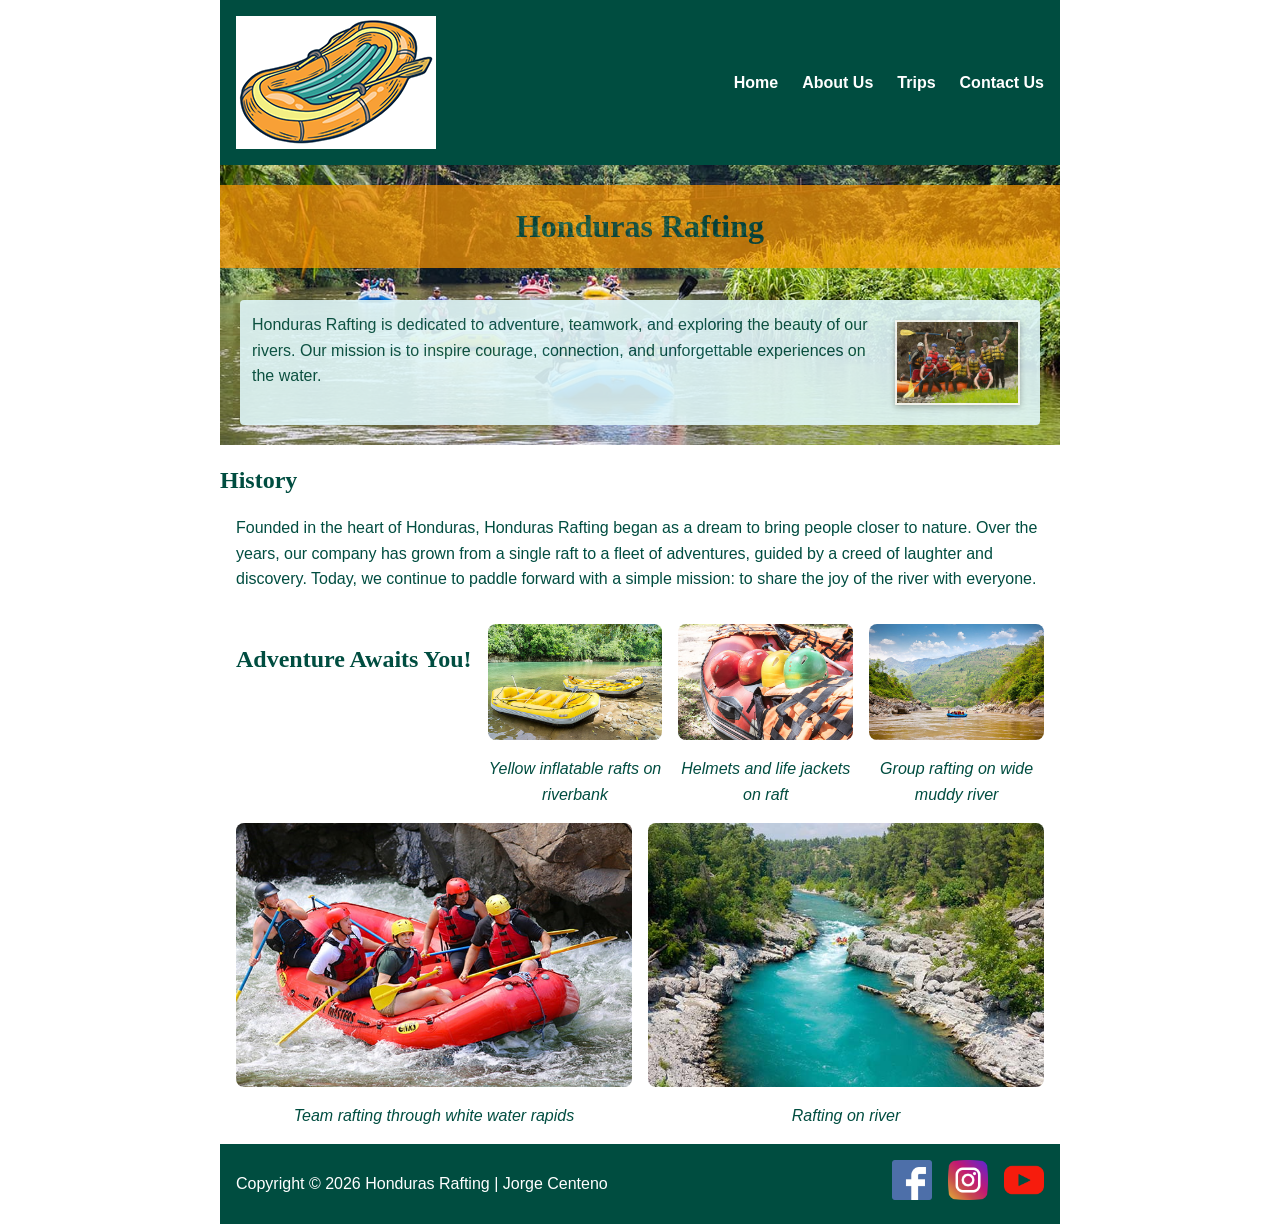
<file: wwr/about.html>
<!DOCTYPE html>
<html lang="en">
<head>
  <meta charset="UTF-8">
  <meta name="viewport" content="width=device-width, initial-scale=1.0">
  <meta name="description" content="Discover Honduras Rafting — our history, mission, and adventures that bring people closer to nature and the river.">
  <meta name="author" content="Jorge Centeno">
  <title>Honduras Rafting</title>
  <link rel="stylesheet" href="styles/rafting.css">
</head>
<body>
  <header>
    <img src="images/raftinglogo.png" alt="Honduras Rafting logo" width="200">
    <nav>
      <ul>
        <li><a href="home.html">Home</a></li>
        <li><a href="about.html">About Us</a></li>
        <li><a href="trips.html">Trips</a></li>
        <li><a href="contact.html">Contact Us</a></li>
      </ul>
    </nav>
  </header>

  <main>
    <!-- Hero section -->
    <div class="hero">
      <img src="images/herobackground.jpg" alt="People rafting on a tropical river">
      <h1>Honduras Rafting</h1>
      <article>
        <img src="images/happycustomers.jpg" alt="happy customers enjoying rafting">
        <p>Honduras Rafting is dedicated to adventure, teamwork, and exploring the beauty of our rivers. Our mission is to inspire courage, connection, and unforgettable experiences on the water.</p>
      </article>
    </div>

    <!-- History section -->
    <section>
      <h2>History</h2>
      <p>Founded in the heart of Honduras, Honduras Rafting began as a dream to bring people closer to nature. Over the years, our company has grown from a single raft to a fleet of adventures, guided by a creed of laughter and discovery. Today, we continue to paddle forward with a simple mission: to share the joy of the river with everyone.</p>
    </section>

    <!-- Adventures section -->
    <section>
      <h2>Adventure Awaits You!</h2>
      <figure>
        <img src="images/raftingadventure1.jpg" alt="Yellow inflatable rafts on riverbank">
        <figcaption>Yellow inflatable rafts on riverbank</figcaption>
      </figure>
      <figure>
        <img src="images/raftingadventure2.jpg" alt="Helmets and life jackets on raft">
        <figcaption>Helmets and life jackets on raft</figcaption>
      </figure>
      <figure>
        <img src="images/raftingadventure3.jpg" alt="Group rafting on wide muddy river">
        <figcaption>Group rafting on wide muddy river</figcaption>
      </figure>
      <figure>
        <img src="images/raftingadventure4.jpg" alt="Team rafting through white water rapids">
        <figcaption>Team rafting through white water rapids</figcaption>
      </figure>
      <figure>
        <img src="images/raftingadventure5.jpg" alt="Rafting on  river">
        <figcaption>Rafting on river</figcaption>
      </figure>
    </section>
  </main>

  <!-- Footer -->
  <footer>
    <p>Copyright © 2026 Honduras Rafting | Jorge Centeno</p>
    <nav class="socialmedia">
      <a href="https://facebook.com">
        <img src="images/facebookicon.png" alt="Facebook Icon" width="40">
      </a>
      <a href="https://instagram.com">
        <img src="images/instagramicon.png" alt="Instagram Icon" width="40">
      </a>
      <a href="https://youtube.com">
        <img src="images/youtubeicon.png" alt="Youtube Icon" width="40">
      </a>
    </nav>
  </footer>
</body>
</html>
</file>
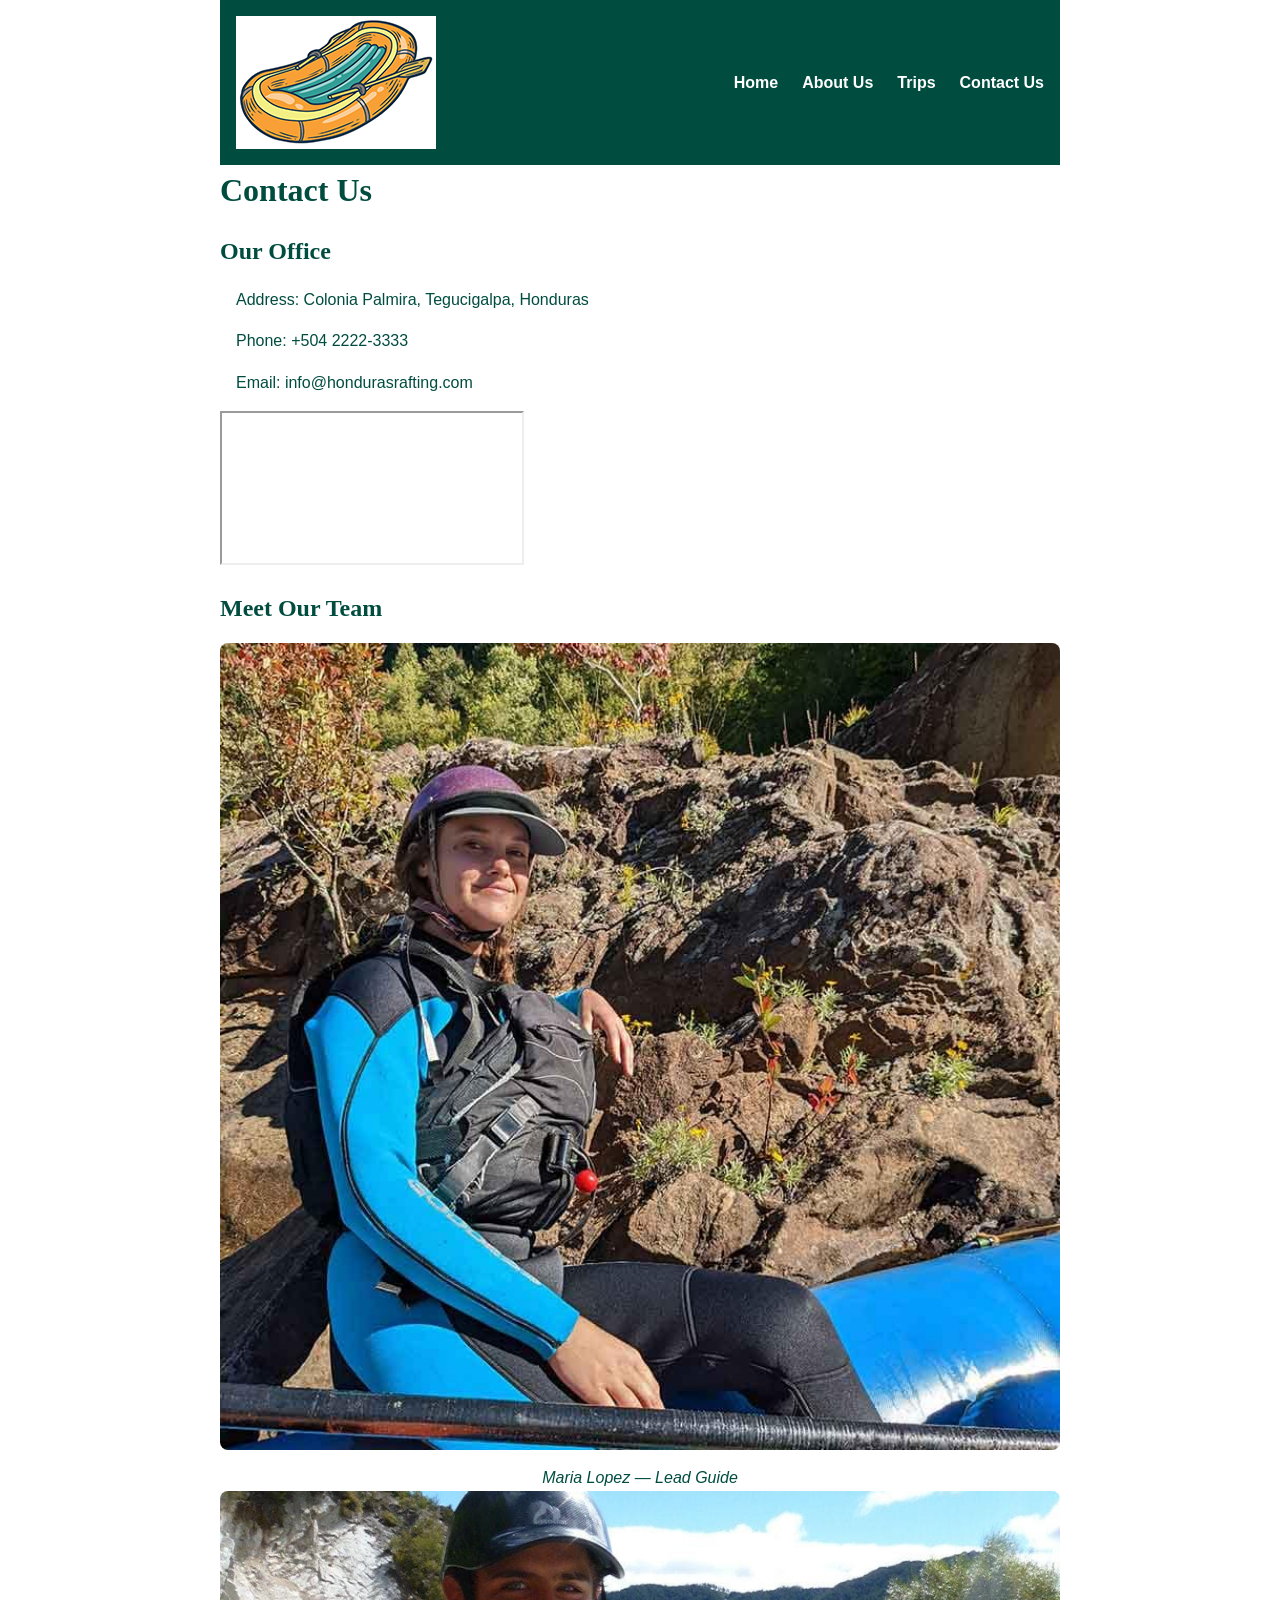
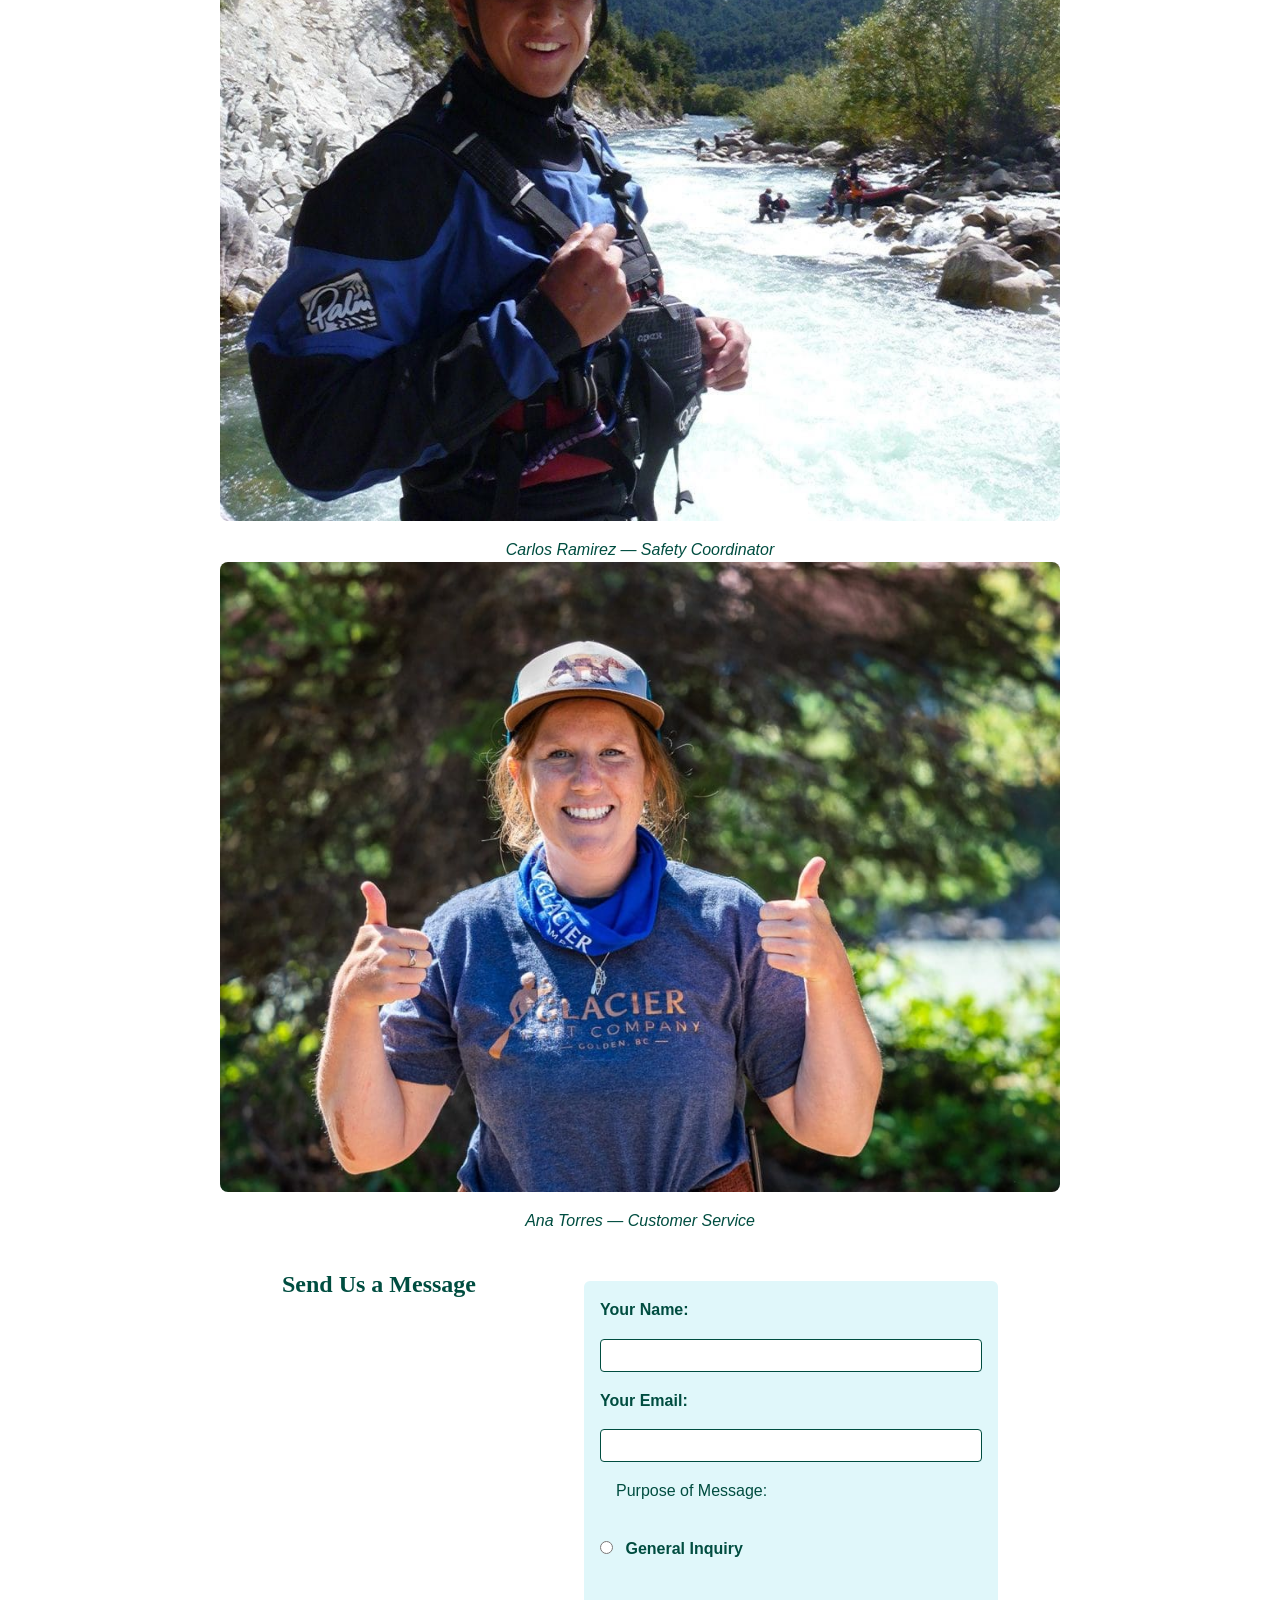
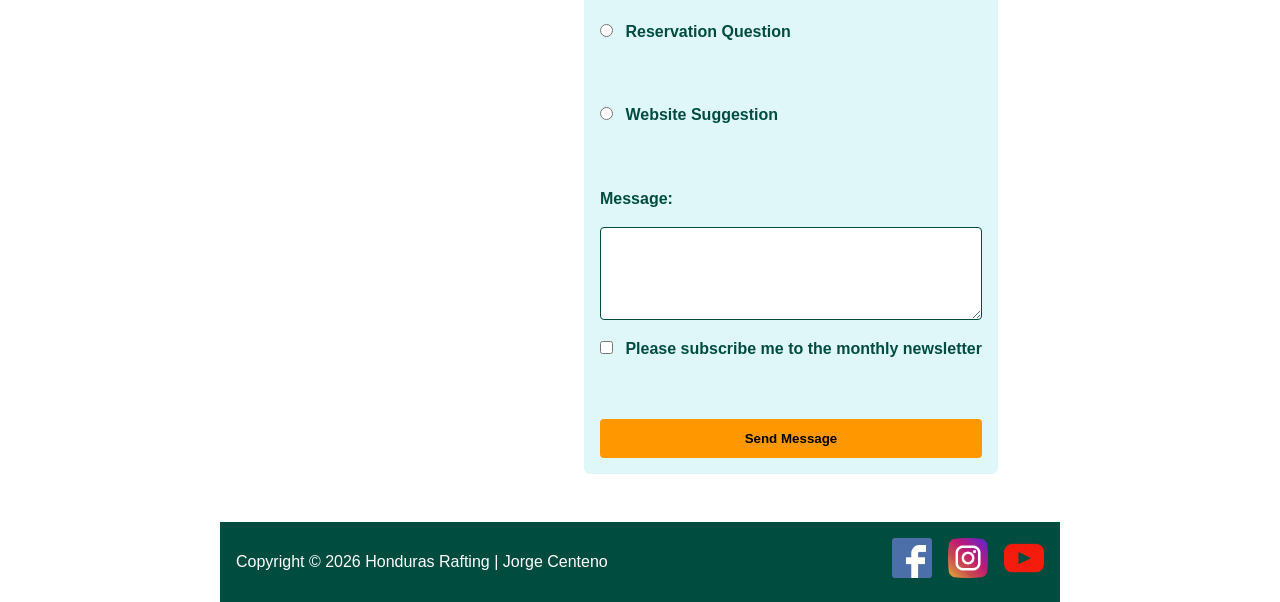
<file: wwr/contact.html>
<!DOCTYPE html>
<html lang="en">
<head>
  <meta charset="UTF-8">
  <meta name="viewport" content="width=device-width, initial-scale=1.0">
  <meta name="description" content="Get in touch with Honduras Rafting — find our address, phone, email, and connect with our team. Plan your next adventure today!">
  <meta name="author" content="Jorge Centeno">
  <title>Contact Us | Honduras Rafting</title>
  <link rel="stylesheet" href="styles/rafting.css">
</head>
<body>

  <header>
    <img src="images/raftinglogo.png" alt="Honduras Rafting logo" width="200">
    <nav>
      <ul>
        <li><a href="home.html">Home</a></li>
        <li><a href="about.html">About Us</a></li>
        <li><a href="trips.html">Trips</a></li>
        <li><a href="contact.html">Contact Us</a></li>
      </ul>
    </nav>
  </header>

  <main>
    <h1>Contact Us</h1>

    <section>
      <h2>Our Office</h2>
      <p>Address: Colonia Palmira, Tegucigalpa, Honduras</p>
      <p>Phone: +504 2222-3333</p>
      <p>Email: info@hondurasrafting.com</p>
      <iframe src="https://www.google.com/maps/embed?..."></iframe>
    </section>

    <section>
      <h2>Meet Our Team</h2>
      <figure>
        <img src="images/maria.jpg" alt="Rafting Guide">
        <figcaption>Maria Lopez — Lead Guide</figcaption>
      </figure>
      <figure>
        <img src="images/carlos.jpg" alt="Safety Coordinator">
        <figcaption>Carlos Ramirez — Safety Coordinator</figcaption>
      </figure>
      <figure>
        <img src="images/ana.jpg" alt="Customer Service">
        <figcaption>Ana Torres — Customer Service</figcaption>
      </figure>
    </section>

    <section>
  <h2>Send Us a Message</h2>
  <form action="#" method="post">
    <label for="name">Your Name:</label>
    <input type="text" id="name" name="name" required>

    <label for="email">Your Email:</label>
    <input type="email" id="email" name="email" required>

    <p>Purpose of Message:</p>
    <label for="general">
      <input type="radio" id="general" name="purpose" value="General Inquiry"> General Inquiry
    </label><br>
    <label for="reservation">
      <input type="radio" id="reservation" name="purpose" value="Reservation Question"> Reservation Question
    </label><br>
    <label for="website">
      <input type="radio" id="website" name="purpose" value="Website Suggestion"> Website Suggestion
    </label><br>

    <label for="message">Message:</label>
    <textarea id="message" name="message" rows="5" required></textarea>

    <label for="subscribe">
      <input type="checkbox" id="subscribe" name="subscribe"> Please subscribe me to the monthly newsletter
    </label><br>

    <button type="submit">Send Message</button>
  </form>
</section>

  </main>

  <footer>
    <p>Copyright © 2026 Honduras Rafting | Jorge Centeno</p>
    <nav class="socialmedia">
      <a href="https://facebook.com"><img src="images/facebookicon.png" alt="Facebook Icon" width="40"></a>
      <a href="https://instagram.com"><img src="images/instagramicon.png" alt="Instagram Icon" width="40"></a>
      <a href="https://youtube.com"><img src="images/youtubeicon.png" alt="Youtube Icon" width="40"></a>
    </nav>
  </footer>
</body>
</html>
</file>
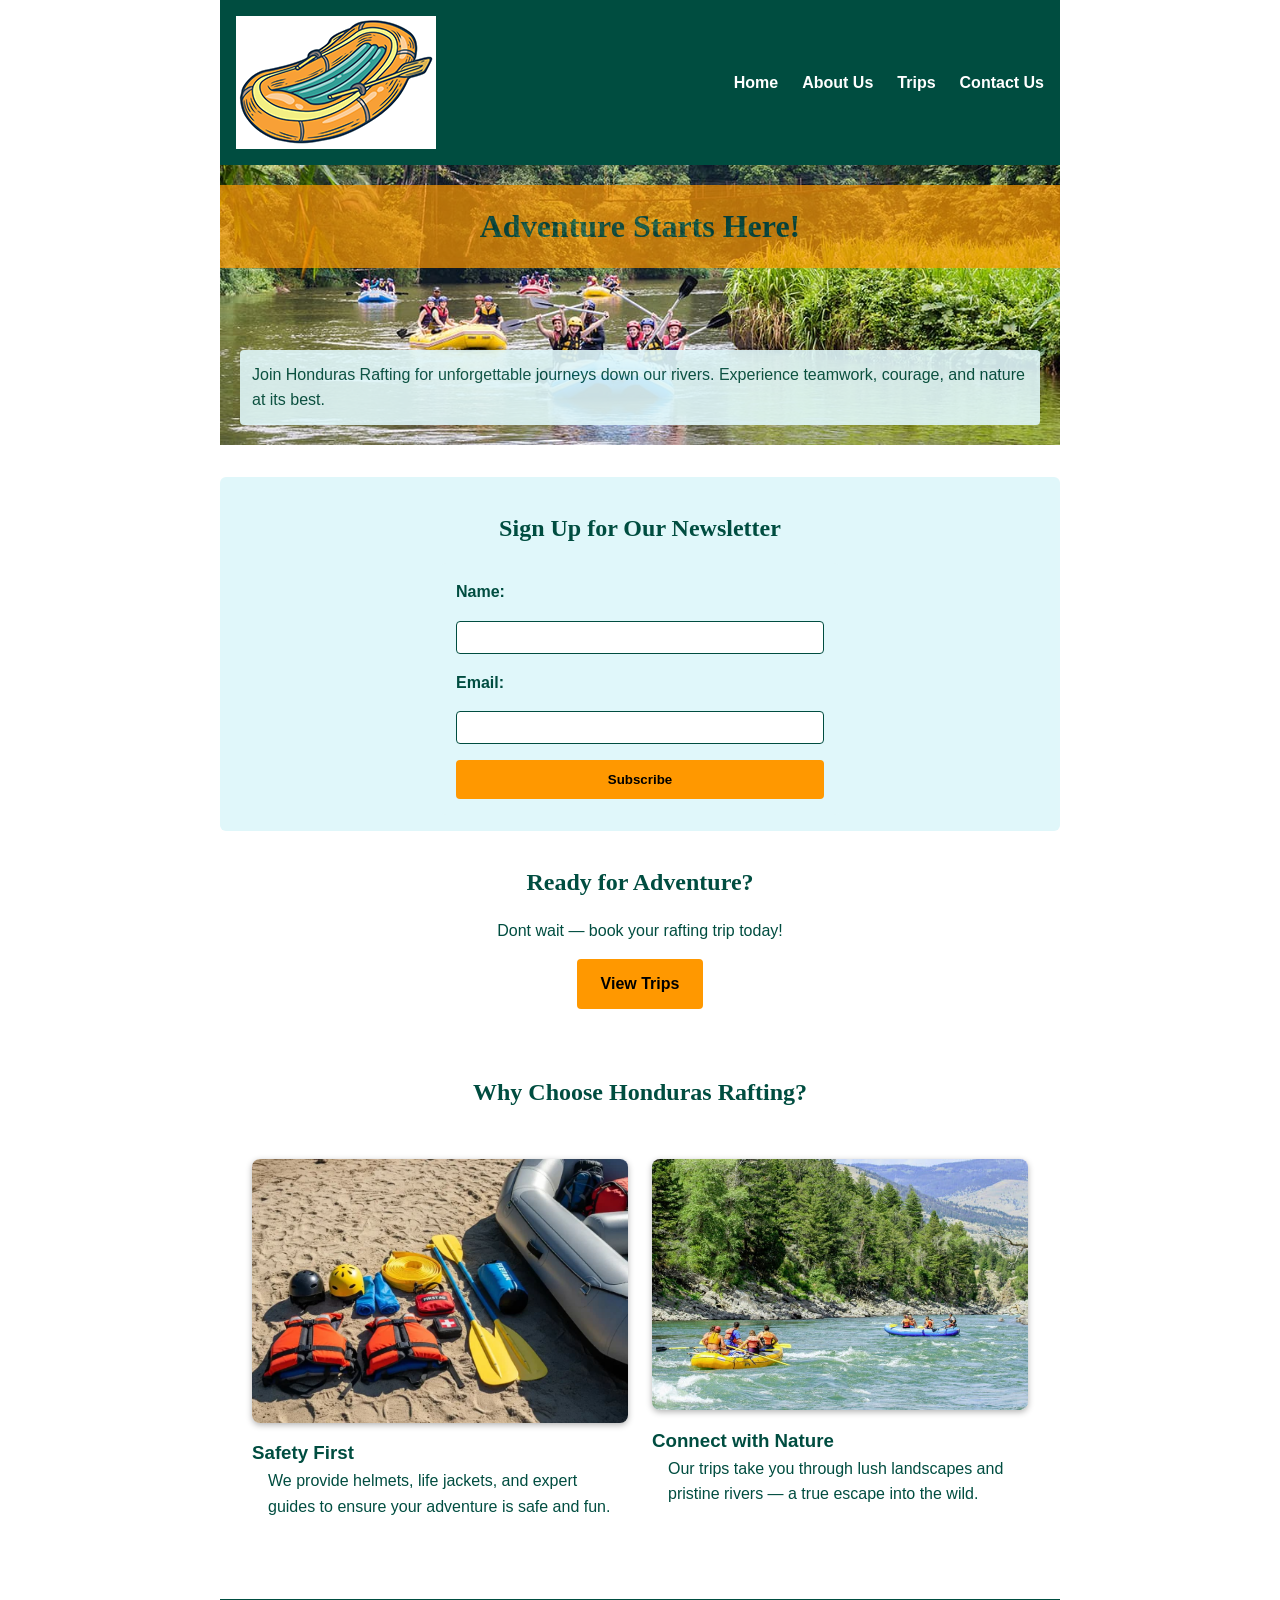
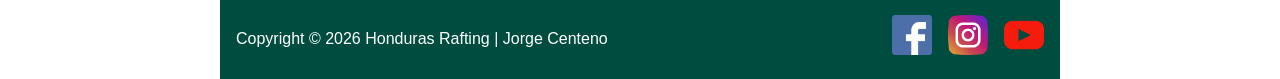
<file: wwr/home.html>
<!DOCTYPE html>
<html lang="en">
<head>
  <meta charset="UTF-8">
  <meta name="viewport" content="width=device-width, initial-scale=1.0">
  <meta name="description" content="Discover Honduras Rafting — thrilling adventures, safe experiences, and unforgettable memories on the river.">
  <meta name="author" content="Jorge Centeno">
  <title>Honduras Rafting | Home</title>
  <link rel="stylesheet" href="styles/rafting.css">
</head>
<body>
  <header>
    <img src="images/raftinglogo.png" alt="Honduras Rafting logo" width="200">
    <nav>
      <ul>
        <li><a href="home.html">Home</a></li>
        <li><a href="about.html">About Us</a></li>
        <li><a href="trips.html">Trips</a></li>
        <li><a href="contact.html">Contact Us</a></li>
      </ul>
    </nav>
  </header>

  <main>
    <!-- Hero -->
    <div class="hero">
      <img src="images/herobackground.jpg" alt="Rafting adventure on tropical river">
      <h1>Adventure Starts Here!</h1>
      <article>
        <p>Join Honduras Rafting for unforgettable journeys down our rivers. Experience teamwork, courage, and nature at its best.</p>
      </article>
    </div>

    <!-- Newsletter -->
    <section class="newsletter">
      <h2>Sign Up for Our Newsletter</h2>
      <form action="#" method="post">
        <label for="name">Name:</label>
        <input type="text" id="name" name="name" required>
        
        <label for="email">Email:</label>
        <input type="email" id="email" name="email" required>
        
        <button type="submit">Subscribe</button>
      </form>
    </section>

    <!-- Call to Action -->
    <section class="cta">
      <h2>Ready for Adventure?</h2>
      <p>Dont wait — book your rafting trip today!</p>
      <a href="trips.html" class="cta-button">View Trips</a>
    </section>

    <!-- Grid Layout -->
    <section class="grid-offerings">
      <h2>Why Choose Honduras Rafting?</h2>
      <div class="grid-container">
        <div>
          <img src="images/safety.jpg" alt="Safety gear">
          <h3>Safety First</h3>
          <p>We provide helmets, life jackets, and expert guides to ensure your adventure is safe and fun.</p>
        </div>
        <div>
          <img src="images/nature.jpg" alt="Beautiful river scenery">
          <h3>Connect with Nature</h3>
          <p>Our trips take you through lush landscapes and pristine rivers — a true escape into the wild.</p>
        </div>
      </div>
    </section>
  </main>

  <footer>
    <p>Copyright © 2026 Honduras Rafting | Jorge Centeno</p>
    <nav class="socialmedia">
      <a href="https://facebook.com"><img src="images/facebookicon.png" alt="Facebook Icon" width="40"></a>
      <a href="https://instagram.com"><img src="images/instagramicon.png" alt="Instagram Icon" width="40"></a>
      <a href="https://youtube.com"><img src="images/youtubeicon.png" alt="Youtube Icon" width="40"></a>
    </nav>
  </footer>
</body>
</html>
</file>
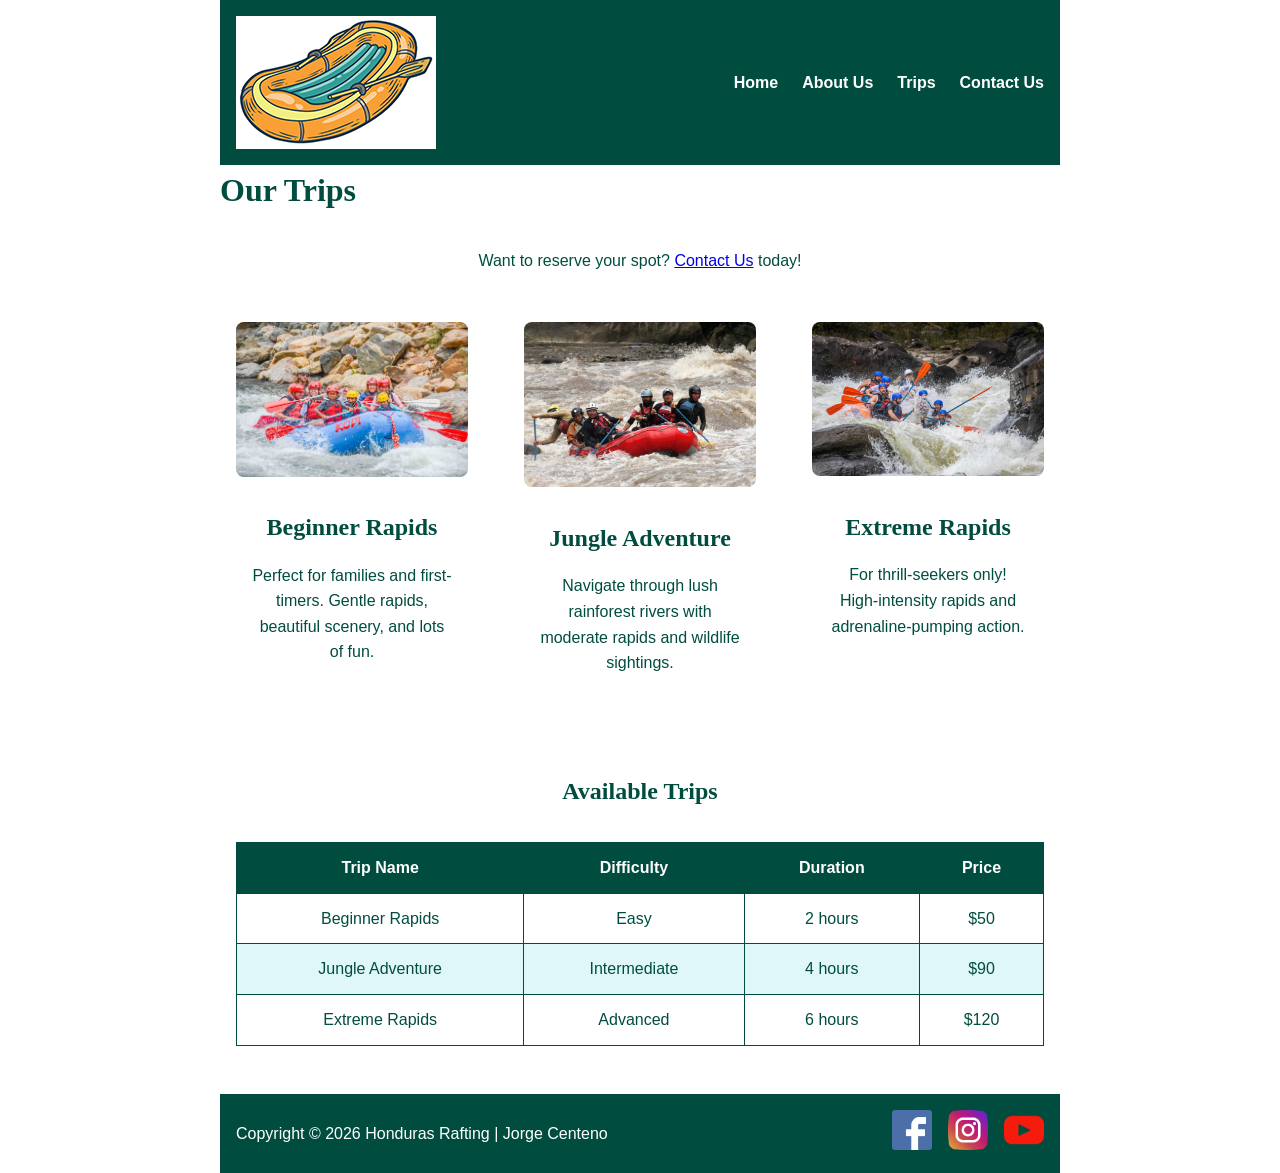
<file: wwr/trips.html>
<!DOCTYPE html>
<html lang="en">
<head>
  <meta charset="UTF-8">
  <meta name="viewport" content="width=device-width, initial-scale=1.0">
  <meta name="description" content="Explore Honduras Rafting trips — beginner rapids, jungle adventures, and extreme whitewater experiences.">
  <meta name="author" content="Jorge Centeno">
  <title>Trips | Honduras Rafting</title>
  <link rel="stylesheet" href="styles/rafting.css">
</head>
<body>
  <header>
    <img src="images/raftinglogo.png" alt="Honduras Rafting logo" width="200">
    <nav>
      <ul>
        <li><a href="home.html">Home</a></li>
        <li><a href="about.html">About Us</a></li>
        <li><a href="trips.html">Trips</a></li>
        <li><a href="contact.html">Contact Us</a></li>
      </ul>
    </nav>
  </header>

  <main>
    <h1>Our Trips</h1>

    <!-- Call to Action -->
    <section class="cta">
      <p>Want to reserve your spot? <a href="contact.html">Contact Us</a> today!</p>
    </section>

    <!-- Trip Descriptions -->
    <section class="trip-descriptions">
      <div class="trip">
        <img src="images/trip1.jpg" alt="Beginner rafting trip">
        <h2>Beginner Rapids</h2>
        <p>Perfect for families and first-timers. Gentle rapids, beautiful scenery, and lots of fun.</p>
      </div>
      <div class="trip">
        <img src="images/trip2.jpg" alt="Jungle adventure rafting">
        <h2>Jungle Adventure</h2>
        <p>Navigate through lush rainforest rivers with moderate rapids and wildlife sightings.</p>
      </div>
      <div class="trip">
        <img src="images/trip3.jpg" alt="Extreme whitewater rafting">
        <h2>Extreme Rapids</h2>
        <p>For thrill-seekers only! High-intensity rapids and adrenaline-pumping action.</p>
      </div>
    </section>

    <!-- Trips Table -->
    <section class="trips-table">
      <h2>Available Trips</h2>
      <table>
        <thead>
          <tr>
            <th>Trip Name</th>
            <th>Difficulty</th>
            <th>Duration</th>
            <th>Price</th>
          </tr>
        </thead>
        <tbody>
          <tr>
            <td>Beginner Rapids</td>
            <td>Easy</td>
            <td>2 hours</td>
            <td>$50</td>
          </tr>
          <tr>
            <td>Jungle Adventure</td>
            <td>Intermediate</td>
            <td>4 hours</td>
            <td>$90</td>
          </tr>
          <tr>
            <td>Extreme Rapids</td>
            <td>Advanced</td>
            <td>6 hours</td>
            <td>$120</td>
          </tr>
        </tbody>
      </table>
    </section>
  </main>

  <footer>
    <p>Copyright © 2026 Honduras Rafting | Jorge Centeno</p>
    <nav class="socialmedia">
      <a href="https://facebook.com"><img src="images/facebookicon.png" alt="Facebook Icon" width="40"></a>
      <a href="https://instagram.com"><img src="images/instagramicon.png" alt="Instagram Icon" width="40"></a>
      <a href="https://youtube.com"><img src="images/youtubeicon.png" alt="Youtube Icon" width="40"></a>
    </nav>
  </footer>
</body>
</html>
</file>
<file: wwr/styles/rafting.css>
/* ====== Variables ====== */
:root {
  --primary-color: #004d40;     /* deep teal */
  --accent1-color: #ff9800;     /* vibrant orange */
  --accent2-color: #e0f7fa;     /* light aqua */
  --heading-font: 'Georgia', serif;
  --body-font: 'Arial', sans-serif;
}

/* ====== Reset ====== */
* {
  margin: 0;
  padding: 0;
  box-sizing: border-box;
}

/* ====== Body ====== */
body {
  font-family: var(--body-font);
  color: var(--primary-color);
  line-height: 1.6;
}

/* ====== Page width ====== */
header, main, footer {
  width: 840px;
  margin: 0 auto;
}

/* ====== Headings ====== */
h1, h2 {
  font-family: var(--heading-font);
  color: var(--primary-color);
}

/* ====== Header ====== */
header {
  display: grid;
  grid-template-columns: 200px 1fr; /* logo + nav */
  align-items: center;
  padding: 1rem;
  background-color: var(--primary-color);
  color: white;
}

header img {
  max-width: 100%;
}

header nav ul {
  display: flex; /* Flexbox for horizontal nav */
  justify-content: flex-end;
  list-style: none;
  gap: 1.5rem;
}

header nav a {
  color: white;
  text-decoration: none;
  font-weight: bold;
}

header nav a:hover {
  text-decoration: underline;
}

/* ====== Hero Section ====== */
.hero {
  position: relative;
}

.hero img {
  display: block;
  width: 100%;
  height: auto;
}

.hero h1 {
  position: absolute;
  top: 20px;
  width: 100%;
  padding: 16px;
  text-align: center;
  opacity: 0.7;
  background-color: var(--accent1-color);
  color: var(--primary-color);
}

.hero article {
  position: absolute;
  bottom: 20px;
  left: 20px;
  right: 20px;
  background-color: var(--accent2-color);
  opacity: 0.9;
  padding: 12px;
  border-radius: 4px;
  color: var(--primary-color);
}

.hero article img {
  float: right;
  width: 125px;
  margin: 8px;
  border: 2px solid #fff;
  box-shadow: 0 2px 6px rgba(0,0,0,0.3);
}

/* ====== History Section ====== */
section h2 {
  margin: 1rem 0;
}

section p {
  margin-bottom: 1rem;
  padding: 0 1rem;
}

/* ====== Adventures Section ====== */

section:last-of-type h2 {
  text-align: center;
  margin-bottom: 1rem;
}

section:last-of-type {
  padding: 1rem;
  display: flex;
  justify-content: space-around;
  flex-wrap: wrap;
  gap: 1rem;
}

figure {
  flex: 1 1 150px;
  text-align: center;
}

figure img {
  width: 100%;
  height: auto;
  border-radius: 8px;
}

figcaption {
  margin-top: 0.5rem;
  font-style: italic;
}

/* ====== Footer ====== */
footer {
  display: flex;
  justify-content: space-between;
  align-items: center;
  background-color: var(--primary-color);
  color: white;
  padding: 1rem;
}

footer nav {
  display: flex;
  gap: 1rem;
}

footer nav img {
  width: 40px;
  height: auto;
}

/* ====== Social Media Links ====== */
.socialmedia a {
  text-decoration: none;
}

/* ---- Contact Page ---- */

/* Company info section */
.contact-info {
  margin: 1.5rem 0;
  padding: 1rem;
  background-color: var(--accent2-color);
  border-radius: 6px;
}

/* Google Map iframe */
.contact-info iframe {
  width: 100%;
  height: 300px;
  border: none; /* quitamos el inline style */
  margin-top: 1rem;
  border-radius: 6px;
}

/* Employee profiles */
.team {
  display: flex;
  justify-content: space-around;
  flex-wrap: wrap;
  gap: 1rem;
  margin: 2rem 0;
}

.team figure {
  flex: 1 1 200px;
  text-align: center;
}

.team img {
  width: 100%;
  max-width: 180px;
  border-radius: 50%;
  box-shadow: 0 2px 6px rgba(0,0,0,0.3);
}

.team figcaption {
  margin-top: 0.5rem;
  font-weight: bold;
  color: var(--primary-color);
}

/* Contact form */
form {
  display: flex;
  flex-direction: column;
  gap: 1rem;
  margin: 2rem 0;
  padding: 1rem;
  background-color: var(--accent2-color);
  border-radius: 6px;
}

label {
  font-weight: bold;
  color: var(--primary-color);
}

input[type="text"],
input[type="email"],
textarea {
  padding: 0.5rem;
  border: 1px solid var(--primary-color);
  border-radius: 4px;
  font-family: var(--body-font);
}

textarea {
  resize: vertical;
}

input[type="radio"],
input[type="checkbox"] {
  margin-right: 0.5rem;
}

button[type="submit"] {
  background-color: var(--accent1-color); /* naranja */
  color: black; /* mejor contraste */
  font-weight: bold;
  padding: 0.75rem;
  border: none;
  border-radius: 4px;
  cursor: pointer;
}

button[type="submit"]:hover {
  background-color: #e68900; /* tono más oscuro */
  color: black;
}

/* ====== Newsletter Section ====== */
.newsletter {
  margin: 2rem 0;
  padding: 1rem;
  background-color: var(--accent2-color);
  border-radius: 6px;
}

.newsletter h2 {
  margin-bottom: 1rem;
  text-align: center;
}

.newsletter form {
  display: flex;
  flex-direction: column;
  gap: 1rem;
  max-width: 400px;
  margin: 0 auto;
}

.newsletter input[type="text"],
.newsletter input[type="email"] {
  padding: 0.5rem;
  border: 1px solid var(--primary-color);
  border-radius: 4px;
}

.newsletter button {
  background-color: var(--accent1-color);
  color: black;
  font-weight: bold;
  padding: 0.75rem;
  border: none;
  border-radius: 4px;
  cursor: pointer;
}

.newsletter button:hover {
  background-color: #e68900;
  color: white;
}

/* ====== Call to Action ====== */
.cta {
  text-align: center;
  margin: 2rem 0;
}

.cta-button {
  display: inline-block;
  background-color: var(--accent1-color);
  color: black;
  font-weight: bold;
  padding: 0.75rem 1.5rem;
  border-radius: 4px;
  text-decoration: none;
}

.cta-button:hover {
  background-color: #e68900;
  color: white;
}

/* ====== Grid Offerings Section ====== */
.grid-offerings {
  margin: 2rem 0;
}

.grid-offerings h2 {
  text-align: center;
  margin-bottom: 1rem;
}

.grid-container {
  display: grid;
  grid-template-columns: repeat(auto-fit, minmax(250px, 1fr));
  gap: 1.5rem;
  padding: 1rem;
}

.grid-container img {
  width: 100%;
  border-radius: 8px;
  box-shadow: 0 2px 6px rgba(0,0,0,0.3);
}

.grid-container h3 {
  margin-top: 0.5rem;
  color: var(--primary-color);
}

/* ====== Trip Descriptions ====== */
.trip-descriptions {
  display: flex;
  flex-wrap: wrap;
  gap: 1.5rem;
  margin: 2rem 0;
}

.trip {
  flex: 1 1 250px;
  background-color: var(#e0f7fa);
  padding: 1rem;
  border-radius: 6px;
  text-align: center;
}

.trip img {
  width: 100%;
  border-radius: 8px;
  margin-bottom: 0.5rem;
}

/* ====== Trips Table ====== */
.trips-table {
  margin: 2rem 0;
  padding: 1rem;
}

.trips-table table {
  width: 100%;
  border-collapse: collapse;
}

.trips-table th,
.trips-table td {
  border: 1px solid var(--primary-color);
  padding: 0.75rem;
  text-align: center;
}

.trips-table th {
  background-color: var(--primary-color);
  color: white;
}

.trips-table tr:nth-child(even) {
  background-color: var(--accent2-color);
}

/* ====== Responsive Media Queries ====== */
@media (max-width: 900px) {
  header, main, footer {
    width: 95%;
  }
  header {
    grid-template-columns: 1fr;
    text-align: center;
  }
  header nav ul {
    justify-content: center;
    flex-wrap: wrap;
  }
  .trip-descriptions {
    flex-direction: column;
    align-items: center;
  }
}
</file>
